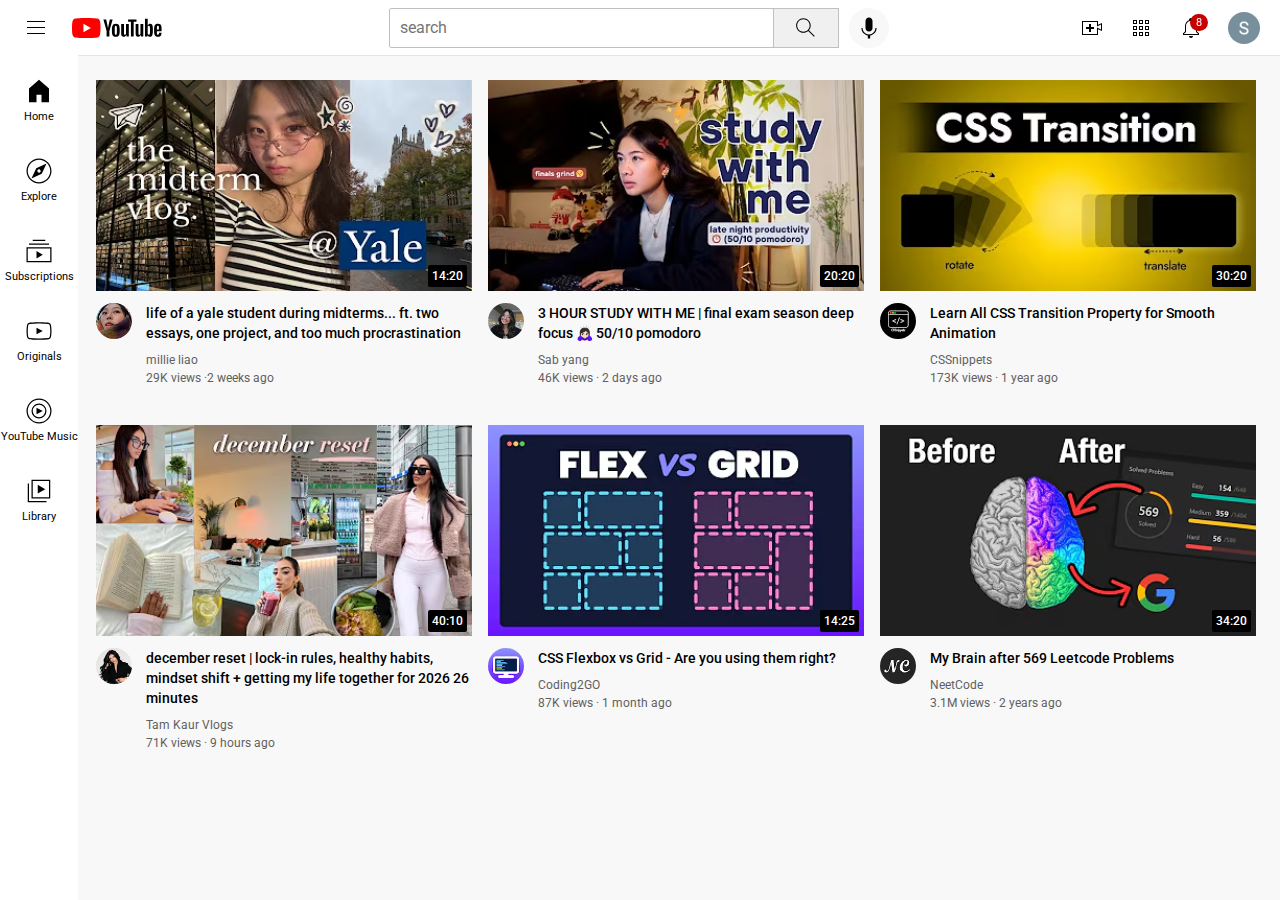
<file: index.html>
<!DOCTYPE html>
<html>
  <head>
    <title>YouTube.com Clone</title>

    <link rel="preconnect" href="https://fonts.googleapis.com">
    <link rel="preconnect" href="https://fonts.gstatic.com" crossorigin>
    <link href="https://fonts.googleapis.com/css2?family=Roboto:wght@400;500;700&display=swap" rel="stylesheet">
    <link rel="stylesheet" href="styles/general1.css">
    <link rel="stylesheet" href="styles/video1.css">
    <link rel="stylesheet" href="styles/header.css">
    <link rel="stylesheet" href="styles/sidebar.css">
  </head>
  <body>
    <header class="header">
      <div class="left-section">
        <img class="hamburger-menu" src="icons/hamburger-menu.svg">
        <img class="youtube-logo" src="icons/youtube-logo.svg">
      </div>
      <div class="middle-section">
        <input class="search-bar" type="text" placeholder="search">
        <button class="search-button">
        <img class="search-icon"  src="icons/search.svg">
        <div class="tools">Search</div>
        </button>
        <button class="voice-speach-button">
        <img class="voice-search-icon" src="icons/voice-search-icon.svg">
        <div class="tools">Search with your voice</div>
        </button>
      </div>
      <div class="right-section">
        <div class="upload-container">
          <img class="upload" src="icons/upload.svg">
          <div class="tools">Create</div>
        </div>
        <div class="app-container">
          <img class="apps" src="icons/youtube-apps.svg">
          <div class="tools">Apps</div>
        </div>
        
        <div class="notifications-container"> 
          <img class="notifications"src="icons/notifications.svg">
          <div class="count">8</div>
          <div class="tools">Notifications</div>
          
        </div>
        <img class="channel" src="img/channel.jpg">

      </div>
    </header>

    <nav class="sidebar">
      <div class="sidebar-icon">
        <img src="icons/home.svg">
        <div>Home</div>
      </div>
      <div class="sidebar-icon">
        <img src="icons/explore.svg">
        <div>Explore</div>
      </div>
      <div class="sidebar-icon">
        <img src="icons/subscriptions.svg">
        <div>Subscriptions</div>
      </div>
      <div class="sidebar-icon">
        <img src="icons/originals.svg">
        <div>Originals</div>
        
      </div>
      <div class="sidebar-icon">
        <img src="icons/youtube-music.svg">
        <div>YouTube Music</div>
      </div>
      <div class="sidebar-icon">
        <img src="icons/library.svg">
        <div>Library</div>
      </div>
    </nav>

    <main>
      <section class="video-grid">
        <div class="video-preview">
          <div class="thumbnail-row">
        
            <img class="thumbnail" src="img/thumbline1.avif">
            <div class="video-time">14:20</div>
          </div>
          <div class="video-info-grid">
            <div class="channel-picture">
                <img class="profile-picture" src="img/channelimg1.jpg">
            
              <div class="channel-tooltip">
                <img class="channel-tooltip-picture" src="img/channelimg1.jpg">
                <div>
                  <div class="channel-tooltip-name">
                    millie liao
                  </div>
                  <div class="channel-tooltip-stats">
                    150k subscribers
                  </div>
                </div>
              </div>
            </div>
            <div class="video-info">
                <p class="video-title">
                  life of a yale student during midterms... ft. two essays, one project, and too much procrastination
                </p>
              </a>
              <p class="video-author">
                millie liao
              </p>
              <p class="video-stats">
                29K views &#183;2 weeks ago
              </p>
            </div>
          </div>
        </div>

        <div class="video-preview">
            <div class="thumbnail-row">
            <img class="thumbnail" src="img/thumbline2.avif">
            <div class="video-time">20:20</div>
          </div>
          <div class="video-info-grid">
            <div class="channel-picture">
              <img class="profile-picture" src="img/channel2.jpg">
            
              <div class="channel-tooltip">
                <img class="channel-tooltip-picture" src="img/channel2.jpg">
                <div>
                  <div class="channel-tooltip-name">
                    Sab yang
                  </div>
                  <div class="channel-tooltip-stats">
                    160k subscribers
                  </div>
                </div>
              </div>
            </div>
            <div class="video-info">
              <p class="video-title">
                3 HOUR STUDY WITH ME | final exam season deep focus 🙇🏻‍♀️ 50/10 pomodoro
              </p>
              <p class="video-author">
                Sab yang
              </p>
              <p class="video-stats">
                46K views &#183; 2 days ago
              </p>
            </div>
          </div>
        </div>

        <div class="video-preview">
          <div class="thumbnail-row">
            <img class="thumbnail" src="img/thambline3.avif">
            <div class="video-time">30:20</div>
          </div>
          <div class="video-info-grid">
            <div class="channel-picture">
              <img class="profile-picture" src="img/channel3.jpg">
            
              <div class="channel-tooltip">
                <img class="channel-tooltip-picture" src="img/channel3.jpg">
                <div>
                  <div class="channel-tooltip-name">
                    CSSnippets
                  </div>
                  <div class="channel-tooltip-stats">
                    1M subscribers
                  </div>
                </div>
              </div>
            </div>
            <div class="video-info">
              <p class="video-title">
                Learn All CSS Transition Property for Smooth Animation
              </p>
              <p class="video-author">
                CSSnippets
              </p>
              <p class="video-stats">
                173K views &#183; 1 year ago
              </p>
            </div>
          </div>
        </div>

        <div class="video-preview">
          <div class="thumbnail-row">
            <img class="thumbnail" src="img/thambline4.avif">
            <div class="video-time">40:10</div>
          </div>
          <div class="video-info-grid">
            <div class="channel-picture">
              <img class="profile-picture" src="img/channel4.jpg">
            
              <div class="channel-tooltip">
                <img class="channel-tooltip-picture" src="img/channel4.jpg">
                <div>
                  <div class="channel-tooltip-name">
                    
                    Tam Kaur Vlogs
                  </div>
                  <div class="channel-tooltip-stats">
                    1M subscribers
                  </div>
                </div>
              </div>
            </div>
            <div class="video-info">
              <p class="video-title">
                
                december reset | lock-in rules, healthy habits, mindset shift + getting my life together for 2026 26 minutes
              </p>
              <p class="video-author">
                
                Tam Kaur Vlogs
              </p>
              <p class="video-stats">
                71K views &#183; 9 hours ago
              </p>
            </div>
          </div>
        </div>

        <div class="video-preview">
          <div class="thumbnail-row">
            <img class="thumbnail" src="img/thambline5.avif">
            <div class="video-time">14:25</div>
          </div>
          <div class="video-info-grid">
            <div class="channel-picture">
              <img class="profile-picture" src="img/channel5.jpg">
            
              <div class="channel-tooltip">
                <img class="channel-tooltip-picture" src="img/channel5.jpg">
                <div>
                  <div class="channel-tooltip-name">
                    Coding2GO
                  </div>
                  <div class="channel-tooltip-stats">
                    1M subscribers
                  </div>
                </div>
              </div>
            </div>
            <div class="video-info">
              <p class="video-title">
                CSS Flexbox vs Grid - Are you using them right?
              </p>
              <p class="video-author">
                Coding2GO
              </p>
              <p class="video-stats">
                87K views &#183; 1 month ago
              </p>
            </div>
          </div>
        </div>

        <div class="video-preview">
          <div class="thumbnail-row">
            <img class="thumbnail" src="img/thambline6.avif">
            <div class="video-time">34:20</div>
          </div>
          <div class="video-info-grid">
            <div class="channel-picture">
              <img class="profile-picture" src="img/channel6.jpg">
            
              <div class="channel-tooltip">
                <img class="channel-tooltip-picture" src="img/channel6.jpg">
                <div>
                  <div class="channel-tooltip-name">
                    NeetCode
                  </div>
                  <div class="channel-tooltip-stats">
                    798k subscribers
                  </div>
                </div>
              </div>
            </div>
            <div class="video-info">
              <p class="video-title">
                My Brain after 569 Leetcode Problems
              </p>
              <p class="video-author">
                NeetCode
              </p>
              <p class="video-stats">
                3.1M views &#183; 2 years ago
              </p>
            </div>
          </div>
        </div>
      </section>
    </main>
  </body>
</html>
</file>
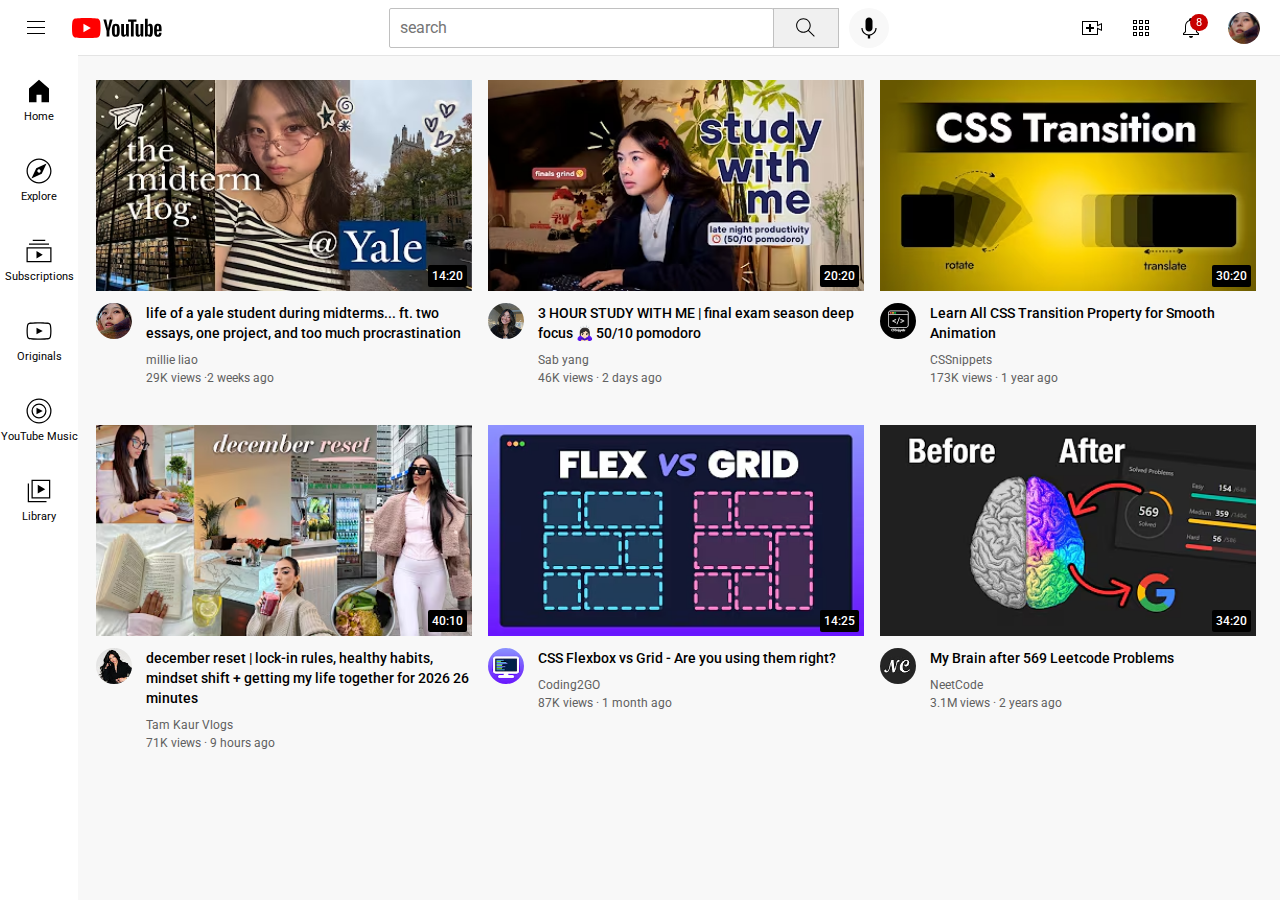
<file: frontend.html>
<!DOCTYPE html>
<html>
  <head>
    <title>YouTube.com Clone</title>

    <link rel="preconnect" href="https://fonts.googleapis.com">
    <link rel="preconnect" href="https://fonts.gstatic.com" crossorigin>
    <link href="https://fonts.googleapis.com/css2?family=Roboto:wght@400;500;700&display=swap" rel="stylesheet">
    <link rel="stylesheet" href="styles/general1.css">
    <link rel="stylesheet" href="styles/video1.css">
    <link rel="stylesheet" href="styles/header.css">
    <link rel="stylesheet" href="styles/sidebar.css">
  </head>
  <body>
    <header class="header">
      <div class="left-section">
        <img class="hamburger-menu" src="icons/hamburger-menu.svg">
        <img class="youtube-logo" src="icons/youtube-logo.svg">
      </div>
      <div class="middle-section">
        <input class="search-bar" type="text" placeholder="search">
        <button class="search-button">
        <img class="search-icon"  src="icons/search.svg">
        <div class="tools">Search</div>
        </button>
        <button class="voice-speach-button">
        <img class="voice-search-icon" src="icons/voice-search-icon.svg">
        <div class="tools">Search with your voice</div>
        </button>
      </div>
      <div class="right-section">
        <div class="upload-container">
          <img class="upload" src="icons/upload.svg">
          <div class="tools">Create</div>
        </div>
        <div class="app-container">
          <img class="apps" src="icons/youtube-apps.svg">
          <div class="tools">Apps</div>
        </div>
        
        <div class="notifications-container"> 
          <img class="notifications"src="icons/notifications.svg">
          <div class="count">8</div>
          <div class="tools">Notifications</div>
          
        </div>
        <img class="channel" src="img/channelimg1.jpg">

      </div>
    </header>

    <nav class="sidebar">
      <div class="sidebar-icon">
        <img src="icons/home.svg">
        <div>Home</div>
      </div>
      <div class="sidebar-icon">
        <img src="icons/explore.svg">
        <div>Explore</div>
      </div>
      <div class="sidebar-icon">
        <img src="icons/subscriptions.svg">
        <div>Subscriptions</div>
      </div>
      <div class="sidebar-icon">
        <img src="icons/originals.svg">
        <div>Originals</div>
        
      </div>
      <div class="sidebar-icon">
        <img src="icons/youtube-music.svg">
        <div>YouTube Music</div>
      </div>
      <div class="sidebar-icon">
        <img src="icons/library.svg">
        <div>Library</div>
      </div>
    </nav>

    <main>
      <section class="video-grid">
        <div class="video-preview">
          <div class="thumbnail-row">
        
            <img class="thumbnail" src="img/thumbline1.avif">
            <div class="video-time">14:20</div>
          </div>
          <div class="video-info-grid">
            <div class="channel-picture">
                <img class="profile-picture" src="img/channelimg1.jpg">
            
              <div class="channel-tooltip">
                <img class="channel-tooltip-picture" src="img/channelimg1.jpg">
                <div>
                  <div class="channel-tooltip-name">
                    millie liao
                  </div>
                  <div class="channel-tooltip-stats">
                    150k subscribers
                  </div>
                </div>
              </div>
            </div>
            <div class="video-info">
                <p class="video-title">
                  life of a yale student during midterms... ft. two essays, one project, and too much procrastination
                </p>
              </a>
              <p class="video-author">
                millie liao
              </p>
              <p class="video-stats">
                29K views &#183;2 weeks ago
              </p>
            </div>
          </div>
        </div>

        <div class="video-preview">
            <div class="thumbnail-row">
            <img class="thumbnail" src="img/thumbline2.avif">
            <div class="video-time">20:20</div>
          </div>
          <div class="video-info-grid">
            <div class="channel-picture">
              <img class="profile-picture" src="img/channel2.jpg">
            
              <div class="channel-tooltip">
                <img class="channel-tooltip-picture" src="img/channel2.jpg">
                <div>
                  <div class="channel-tooltip-name">
                    Sab yang
                  </div>
                  <div class="channel-tooltip-stats">
                    160k subscribers
                  </div>
                </div>
              </div>
            </div>
            <div class="video-info">
              <p class="video-title">
                3 HOUR STUDY WITH ME | final exam season deep focus 🙇🏻‍♀️ 50/10 pomodoro
              </p>
              <p class="video-author">
                Sab yang
              </p>
              <p class="video-stats">
                46K views &#183; 2 days ago
              </p>
            </div>
          </div>
        </div>

        <div class="video-preview">
          <div class="thumbnail-row">
            <img class="thumbnail" src="img/thambline3.avif">
            <div class="video-time">30:20</div>
          </div>
          <div class="video-info-grid">
            <div class="channel-picture">
              <img class="profile-picture" src="img/channel3.jpg">
            
              <div class="channel-tooltip">
                <img class="channel-tooltip-picture" src="img/channel3.jpg">
                <div>
                  <div class="channel-tooltip-name">
                    CSSnippets
                  </div>
                  <div class="channel-tooltip-stats">
                    1M subscribers
                  </div>
                </div>
              </div>
            </div>
            <div class="video-info">
              <p class="video-title">
                Learn All CSS Transition Property for Smooth Animation
              </p>
              <p class="video-author">
                CSSnippets
              </p>
              <p class="video-stats">
                173K views &#183; 1 year ago
              </p>
            </div>
          </div>
        </div>

        <div class="video-preview">
          <div class="thumbnail-row">
            <img class="thumbnail" src="img/thambline4.avif">
            <div class="video-time">40:10</div>
          </div>
          <div class="video-info-grid">
            <div class="channel-picture">
              <img class="profile-picture" src="img/channel4.jpg">
            
              <div class="channel-tooltip">
                <img class="channel-tooltip-picture" src="img/channel4.jpg">
                <div>
                  <div class="channel-tooltip-name">
                    
                    Tam Kaur Vlogs
                  </div>
                  <div class="channel-tooltip-stats">
                    1M subscribers
                  </div>
                </div>
              </div>
            </div>
            <div class="video-info">
              <p class="video-title">
                
                december reset | lock-in rules, healthy habits, mindset shift + getting my life together for 2026 26 minutes
              </p>
              <p class="video-author">
                
                Tam Kaur Vlogs
              </p>
              <p class="video-stats">
                71K views &#183; 9 hours ago
              </p>
            </div>
          </div>
        </div>

        <div class="video-preview">
          <div class="thumbnail-row">
            <img class="thumbnail" src="img/thambline5.avif">
            <div class="video-time">14:25</div>
          </div>
          <div class="video-info-grid">
            <div class="channel-picture">
              <img class="profile-picture" src="img/channel5.jpg">
            
              <div class="channel-tooltip">
                <img class="channel-tooltip-picture" src="img/channel5.jpg">
                <div>
                  <div class="channel-tooltip-name">
                    Coding2GO
                  </div>
                  <div class="channel-tooltip-stats">
                    1M subscribers
                  </div>
                </div>
              </div>
            </div>
            <div class="video-info">
              <p class="video-title">
                CSS Flexbox vs Grid - Are you using them right?
              </p>
              <p class="video-author">
                Coding2GO
              </p>
              <p class="video-stats">
                87K views &#183; 1 month ago
              </p>
            </div>
          </div>
        </div>

        <div class="video-preview">
          <div class="thumbnail-row">
            <img class="thumbnail" src="img/thambline6.avif">
            <div class="video-time">34:20</div>
          </div>
          <div class="video-info-grid">
            <div class="channel-picture">
              <img class="profile-picture" src="img/channel6.jpg">
            
              <div class="channel-tooltip">
                <img class="channel-tooltip-picture" src="img/channel6.jpg">
                <div>
                  <div class="channel-tooltip-name">
                    NeetCode
                  </div>
                  <div class="channel-tooltip-stats">
                    798k subscribers
                  </div>
                </div>
              </div>
            </div>
            <div class="video-info">
              <p class="video-title">
                My Brain after 569 Leetcode Problems
              </p>
              <p class="video-author">
                NeetCode
              </p>
              <p class="video-stats">
                3.1M views &#183; 2 years ago
              </p>
            </div>
          </div>
        </div>
      </section>
    </main>
  </body>
</html>
</file>
<file: styles/general1.css>
p {
    font-family: Roboto, Arial;
    margin-top: 0;
    margin-bottom: 0;
}
body{
    margin: 0;
    padding-top: 80px;
    padding-left: 96px;
    padding-right: 24px;
    background-color: rgb(248, 248, 248);
}
</file>
<file: styles/video1.css>
.video-grid {
display: grid;
grid-template-columns: 1fr 1fr 1fr;
column-gap: 16px;
row-gap: 40px;
}
@media (max-width:750px){
    .video-grid{
        grid-template-columns: 1fr 1fr ;

    }
}
@media (min-width:751px) and (max-width:999px) {
    .video-grid{
        grid-template-columns: 1fr 1fr 1fr ;

    }
    
}
@media (min-width:1000px){
    .video-grid{
        grid-template-columns: 1fr 1fr 1fr;

    }
}
.thumbnail {
    width: 100%;
}
.thumbnail-row {
    margin-bottom: 8px;
    position: relative;
}
.video-time{
    position: absolute;
    right: 5px;
    bottom: 8px;
    background-color: black;
    color: white;
    font-weight: 500;
    font-family: Roboto,Arial;
    font-size: 12px;
    padding: 4px;
  
    border-radius: 2px;

}
.video-info-grid {
display: grid;
grid-template-columns: 50px 1fr;
}
.video-title {
margin-top: 0;
font-size: 14px;
font-weight: 500;
line-height: 20px;
margin-bottom: 10px;
}



.profile-picture {
width: 36px;
border-radius: 50px;
}


.video-author,
.video-stats {
font-size: 12px;
color: rgb(96, 96, 96);
}

.video-author {
margin-bottom: 4px;
}
.video-title-link {
  text-decoration: none;
  color: black;
}


.channel-picture{
  position: relative;
 
}

.channel-tooltip {
  background-color: white;
  width: 200px;
  padding: 10px 10px;
  box-shadow: 2px 3px 10px rgba(0, 0, 0, 0.3);
  border-radius: 6px;
  position: absolute;
  top: 10px;
  z-index: 300;

  opacity: 0;
  pointer-events: none;

   display: flex;
   align-items: center;
  transition: opacity 0.15s;
}

.channel-picture:hover .channel-tooltip {
  opacity: 1;
}

.channel-tooltip-picture {
  width: 50px;
  height: 50px;
  border-radius: 50px;
  margin-right: 8px;
}

.channel-tooltip-name {
  font-family: Roboto, Arial;
  font-weight: 500;
  font-size: 16px;
  margin-bottom: 4px;
}

.channel-tooltip-stats {
  font-family: Roboto, Arial;
  color: rgb(96, 96, 96);
  font-size: 14px;
}
</file>
<file: styles/header.css>
.header{
    height:55px;
    display: flex;
    flex-direction: row;
    justify-content: space-between;
    position: fixed;
    top:0;
    left: 0;
    right:0;
    z-index: 100;
  
    background-color: white;
    border-bottom-width:1px ;
    border-bottom-style: solid;
    border-bottom-color: rgb(228, 228, 228);
}
.left-section{ 
    display: flex;
    align-items: center;
}
.hamburger-menu{
    height: 24px;
    margin-left: 24px;
    margin-right: 24px;
    cursor: pointer;
}
.youtube-logo{
    height: 20px;
} 
.middle-section{
   
    flex: 1; 
    margin-left: 70px;
    margin-right: 35px;
    max-width: 500px;
    display: flex;
    align-items: center;
}
.search-bar{
    flex: 1;
    height: 36px;
    padding-left: 10px;
    font-size: 16px;
    border: 1px solid rgb(192, 192, 192);
    border-radius: 2px;
    box-shadow: insert 1px 2px 3px rgba(0,0,0,0.05);
    width:0;
    
}
.search-bar::placeholder{
    font-family: Roboto,Arial;
    font-size: 16px;
     
}
.search-button{
    height: 40px;
    width: 66px;
    background-color: rgb(240,240,240);
    border-width: 1px;
    border-style: solid;
    border-color: rgb(192, 192, 192);
    margin-left: -1px;
    margin-right: 10px;

}
.search-button, .voice-speach-button,.upload-container
,.app-container,.notifications-container{
    position: relative;
    display: flex;
    align-items: center;
    justify-content: center;
    cursor: pointer;

}
.search-icon{
    height: 25px;
  

}
.search-button .tools, .voice-speach-button .tools
,.upload-container .tools,.app-container .tools,.notifications-container .tools{
    position: absolute;
    background-color: gray;
    color: white;
    font-family: Roboto,Arial;
    font-size: 12px;
    padding-top: 4px;
    padding-bottom: 4px;
    padding-left: 8px;
    padding-right: 8px;
    border-radius: 2px;
    bottom: -30px;
    opacity: 0;
    transition: opacity 0.15s;
    pointer-events: none;
    white-space:nowrap;
   
}
.search-button:hover .tools, .voice-speach-button:hover .tools
,.upload-container:hover .tools,.app-container:hover .tools
,.notifications-container:hover .tools{
    opacity: 1;
}

.voice-speach-button{
    height: 40px;
    width: 40px;
    border-radius: 20px;
    background-color: rgb(248, 248, 248);
    border: none;
  
}
.voice-speach-icon{
    height: 24px;
   
   
}
.right-section{
   
    width: 180px;
    margin-right: 20px;
    display: flex;
    align-items: center;
    justify-content: space-between;
    flex-shrink: 0;
}
.upload{
    height: 24px;
}
.apps{
    height: 24px;
}
.notifications{
    height: 24px;
}
.notifications-container{
    position: relative;
}
.count{
    position: absolute;
    background-color: rgb(200, 0, 0);
    color: white;
    top:-2px;
    right: -5px;
    font-family: Roboto,Arial;
    font-size: 11px;
    padding-left: 6px;
    padding-right: 6px;
    padding-top: 2px;
    padding-bottom: 2px;
    border-radius: 10px;


}
.channel{
    height: 32px;
    border-radius: 16px;
    cursor: pointer;
}
</file>
<file: styles/sidebar.css>
.sidebar{
    position:fixed;
    left: 0;
    bottom: 0;
    top:55px;
    background-color: white;
    width: 78px;
    z-index: 200;
    padding-top: 4px;

}
.sidebar-icon{
    height:80px;
    display: flex;
    justify-content: center;
    align-items: center;
    flex-direction: column;
    cursor: pointer;
    
}
.sidebar-icon:hover{
    background-color: rgb(235, 235, 235);
}
.sidebar img{
    height: 30px;
    display: flex;
    justify-content: center;
    align-items: center;
    margin-bottom: 4px;
 
}
.sidebar div{
    font-family: Roboto,Arial;
    font-size: 11px;
    
}
</file>
